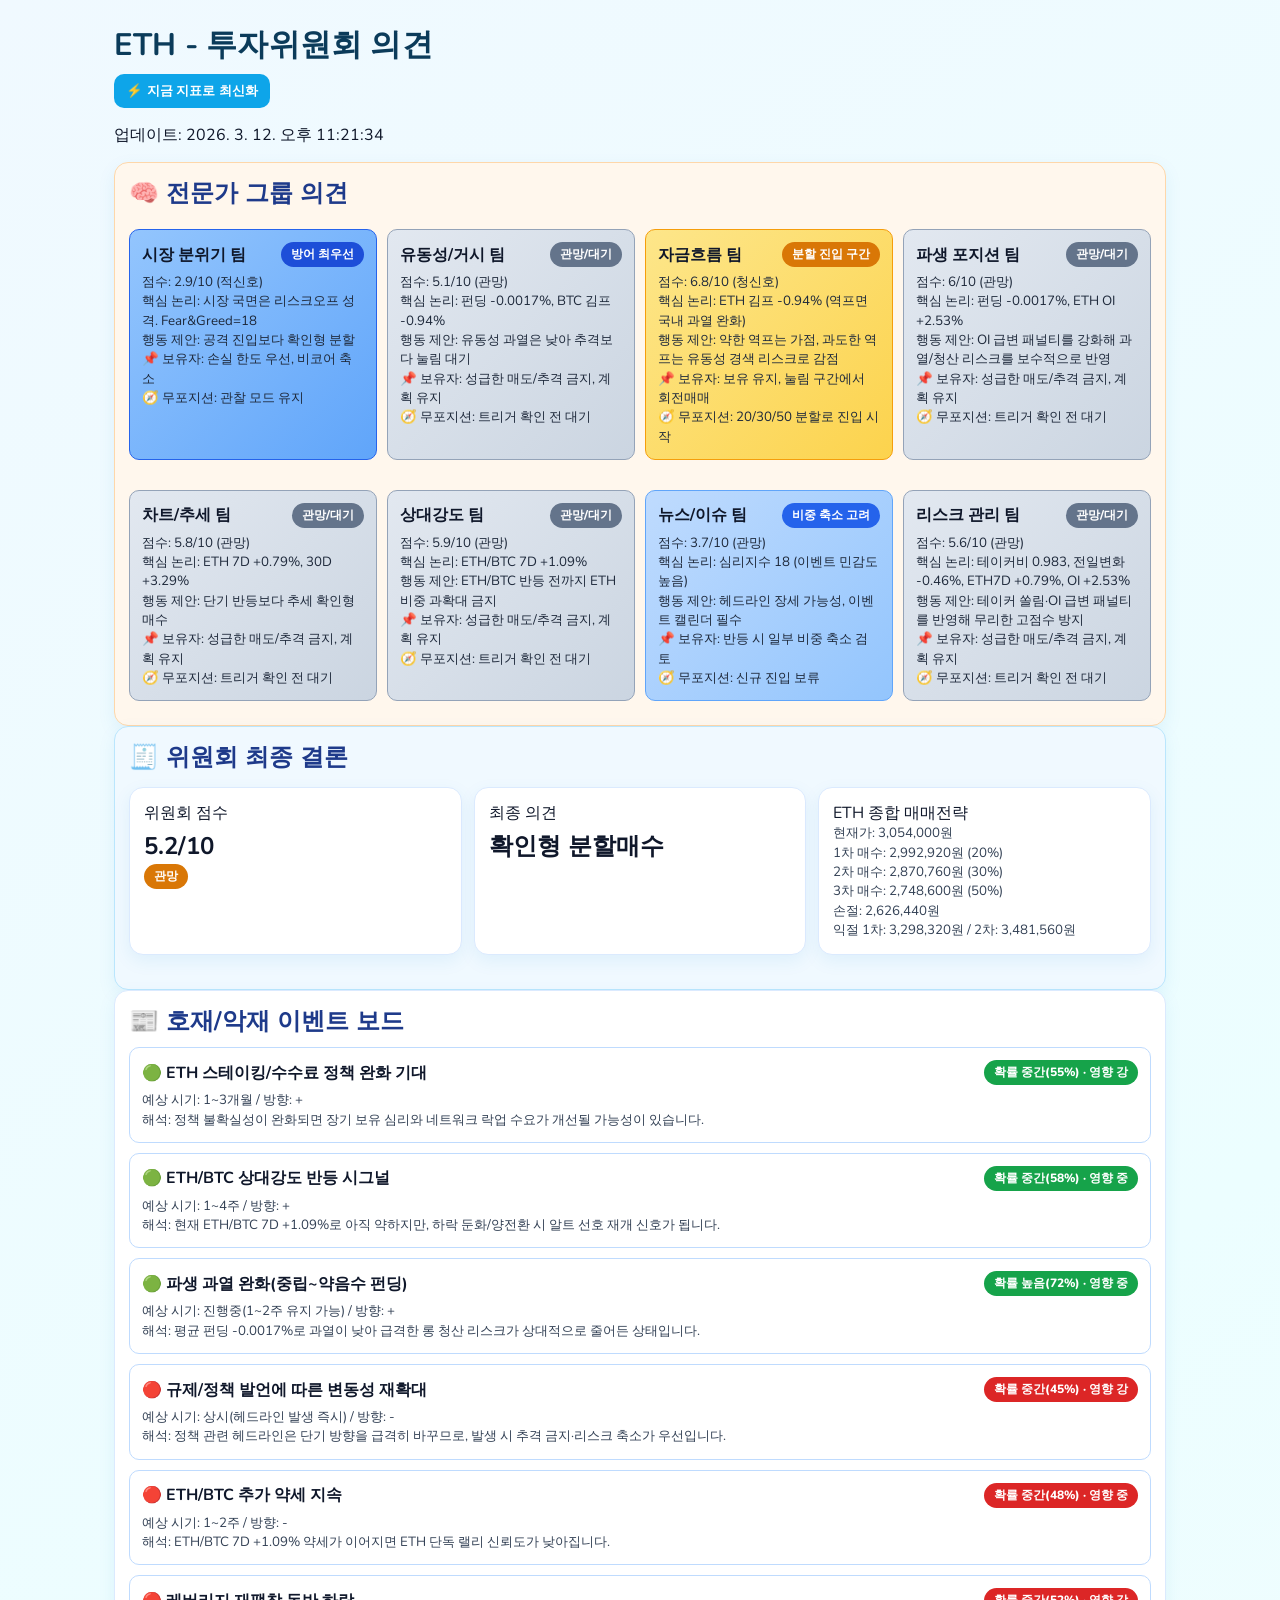
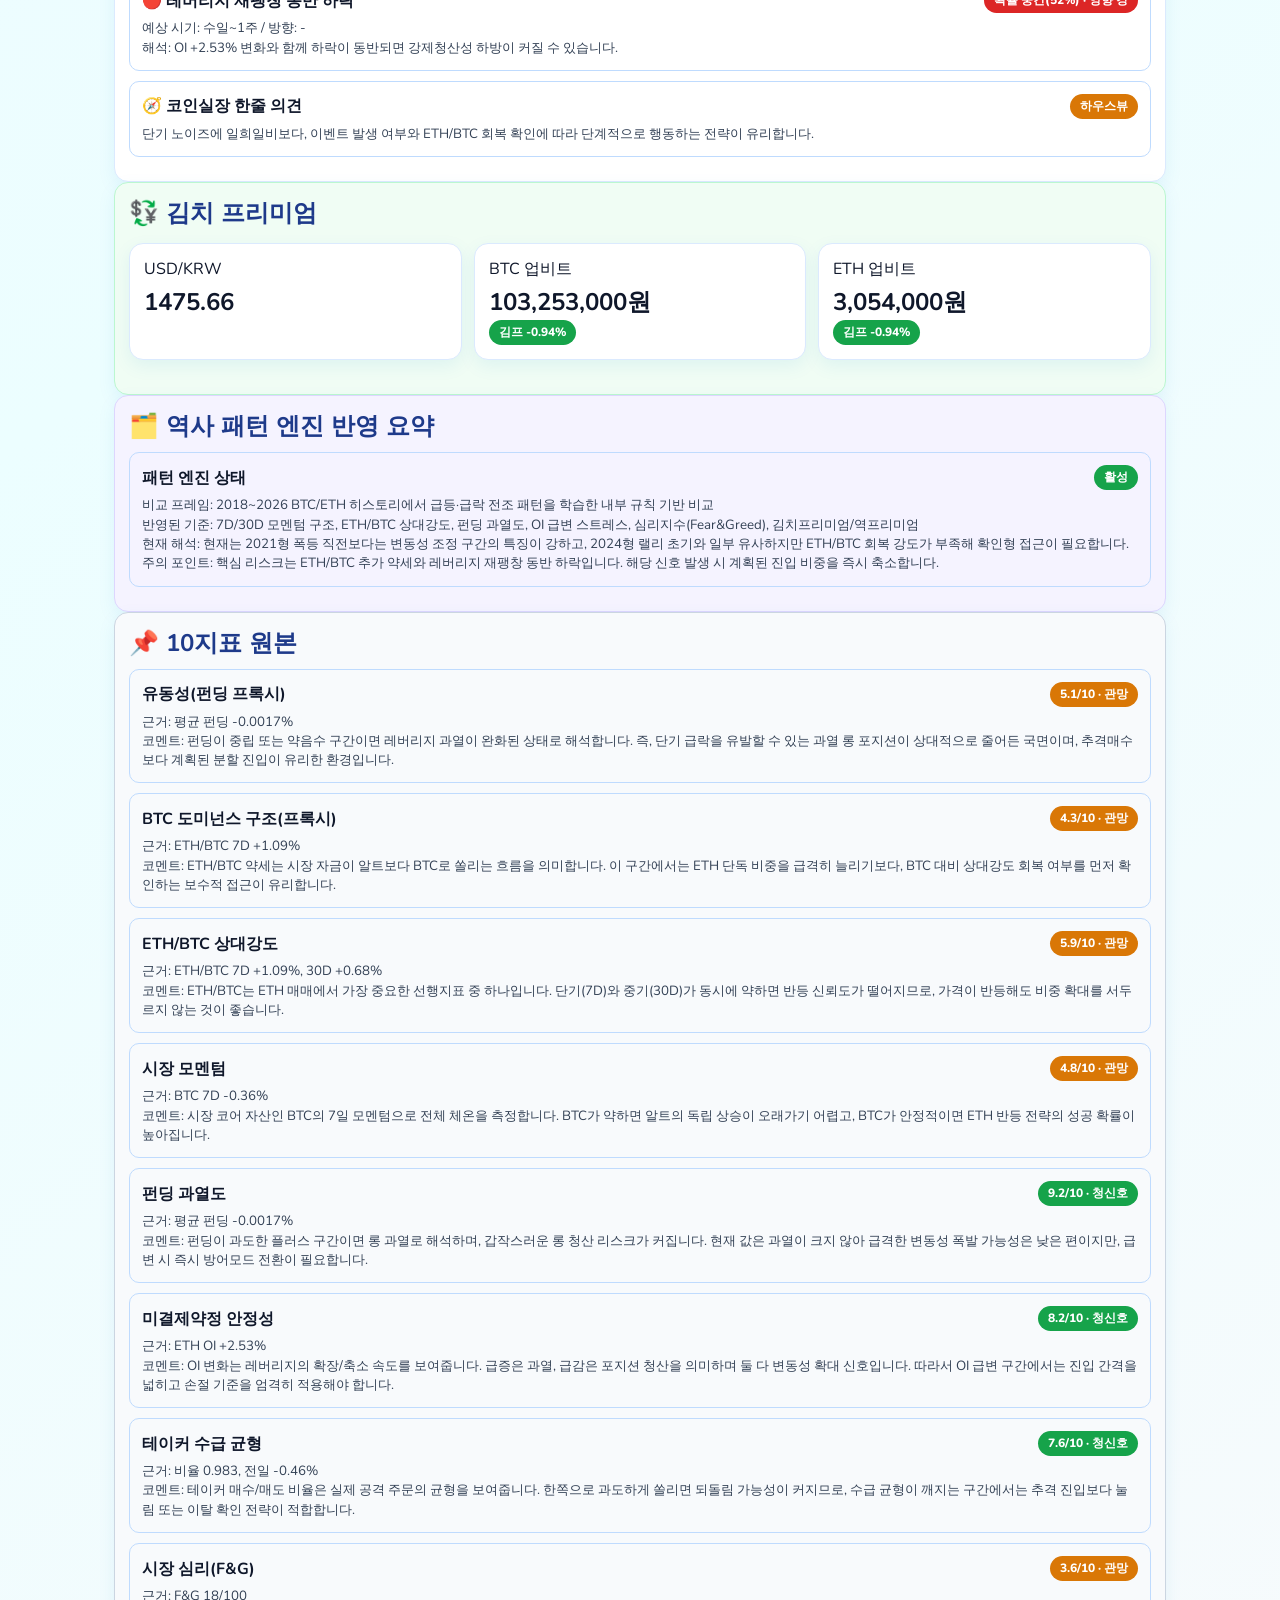
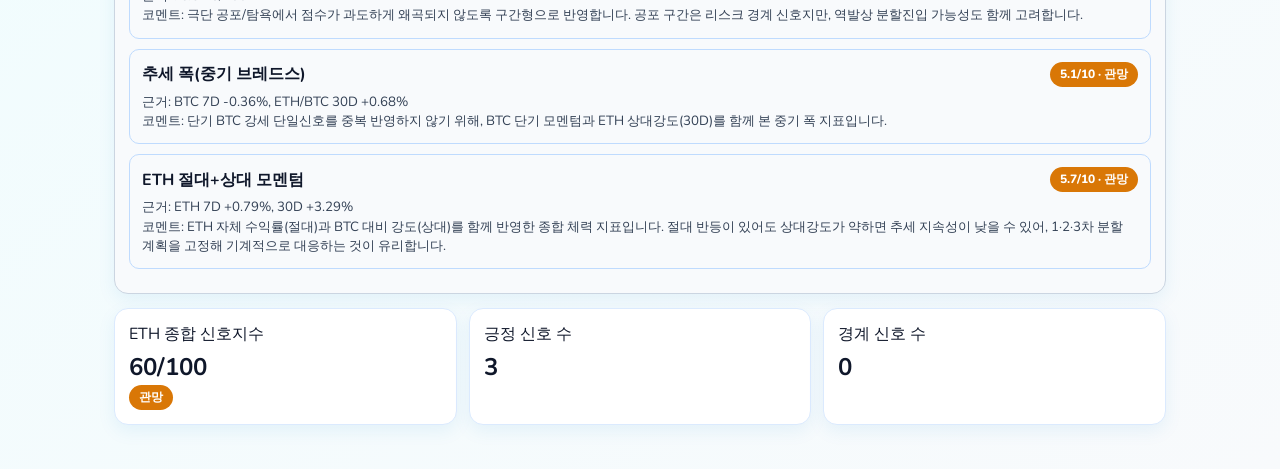
<file: index.html>
<!doctype html>
<html lang="ko">
<head>
  <meta charset="UTF-8" />
  <meta name="viewport" content="width=device-width, initial-scale=1.0" />
  <title>코인 - 투자위원회 의견</title>
  <link rel="preconnect" href="https://fonts.googleapis.com">
  <link rel="preconnect" href="https://fonts.gstatic.com" crossorigin>
  <link href="https://fonts.googleapis.com/css2?family=Nunito:wght@400;600;700;800&display=swap" rel="stylesheet">
  <link rel="stylesheet" href="styles.css?v=11" />
</head>
<body>
  <main class="wrap">
    <header class="hero">
      <h1>🧠 ETH 투자위원회 상황실 v2</h1>
      <div class="hero-actions">
        <button id="refreshNowBtn" class="primary">⚡ 지금 지표로 최신화</button>
        <span id="refreshNowStatus" class="muted"></span>
      </div>
      <p id="generatedAt">로딩 중...</p>
    </header>

    <section class="panel panel-desks">
      <h2>🧠 전문가 그룹 의견</h2>
      <div id="desks" class="desk-grid"></div>
    </section>

    <section class="panel panel-committee">
      <h2>🧾 위원회 최종 결론</h2>
      <div id="committeeTop" class="summary"></div>
    </section>

    <section class="panel panel-catalysts">
      <h2>📰 호재/악재 이벤트 보드</h2>
      <div id="catalysts" class="list"></div>
    </section>

    <section class="panel panel-kimchi">
      <h2>💱 김치 프리미엄</h2>
      <div id="kimchi" class="summary"></div>
    </section>

    <section class="panel panel-history">
      <h2>🗂️ 역사 패턴 엔진 반영 요약</h2>
      <div id="historyModel" class="list"></div>
    </section>

    <section class="panel panel-indicators">
      <h2>📌 10지표 원본</h2>
      <div id="cryptoIndicators" class="list"></div>
    </section>

    <section class="summary" id="summary"></section>
  </main>

  <script src="app.js?v=14"></script>
</body>
</html>
</file>
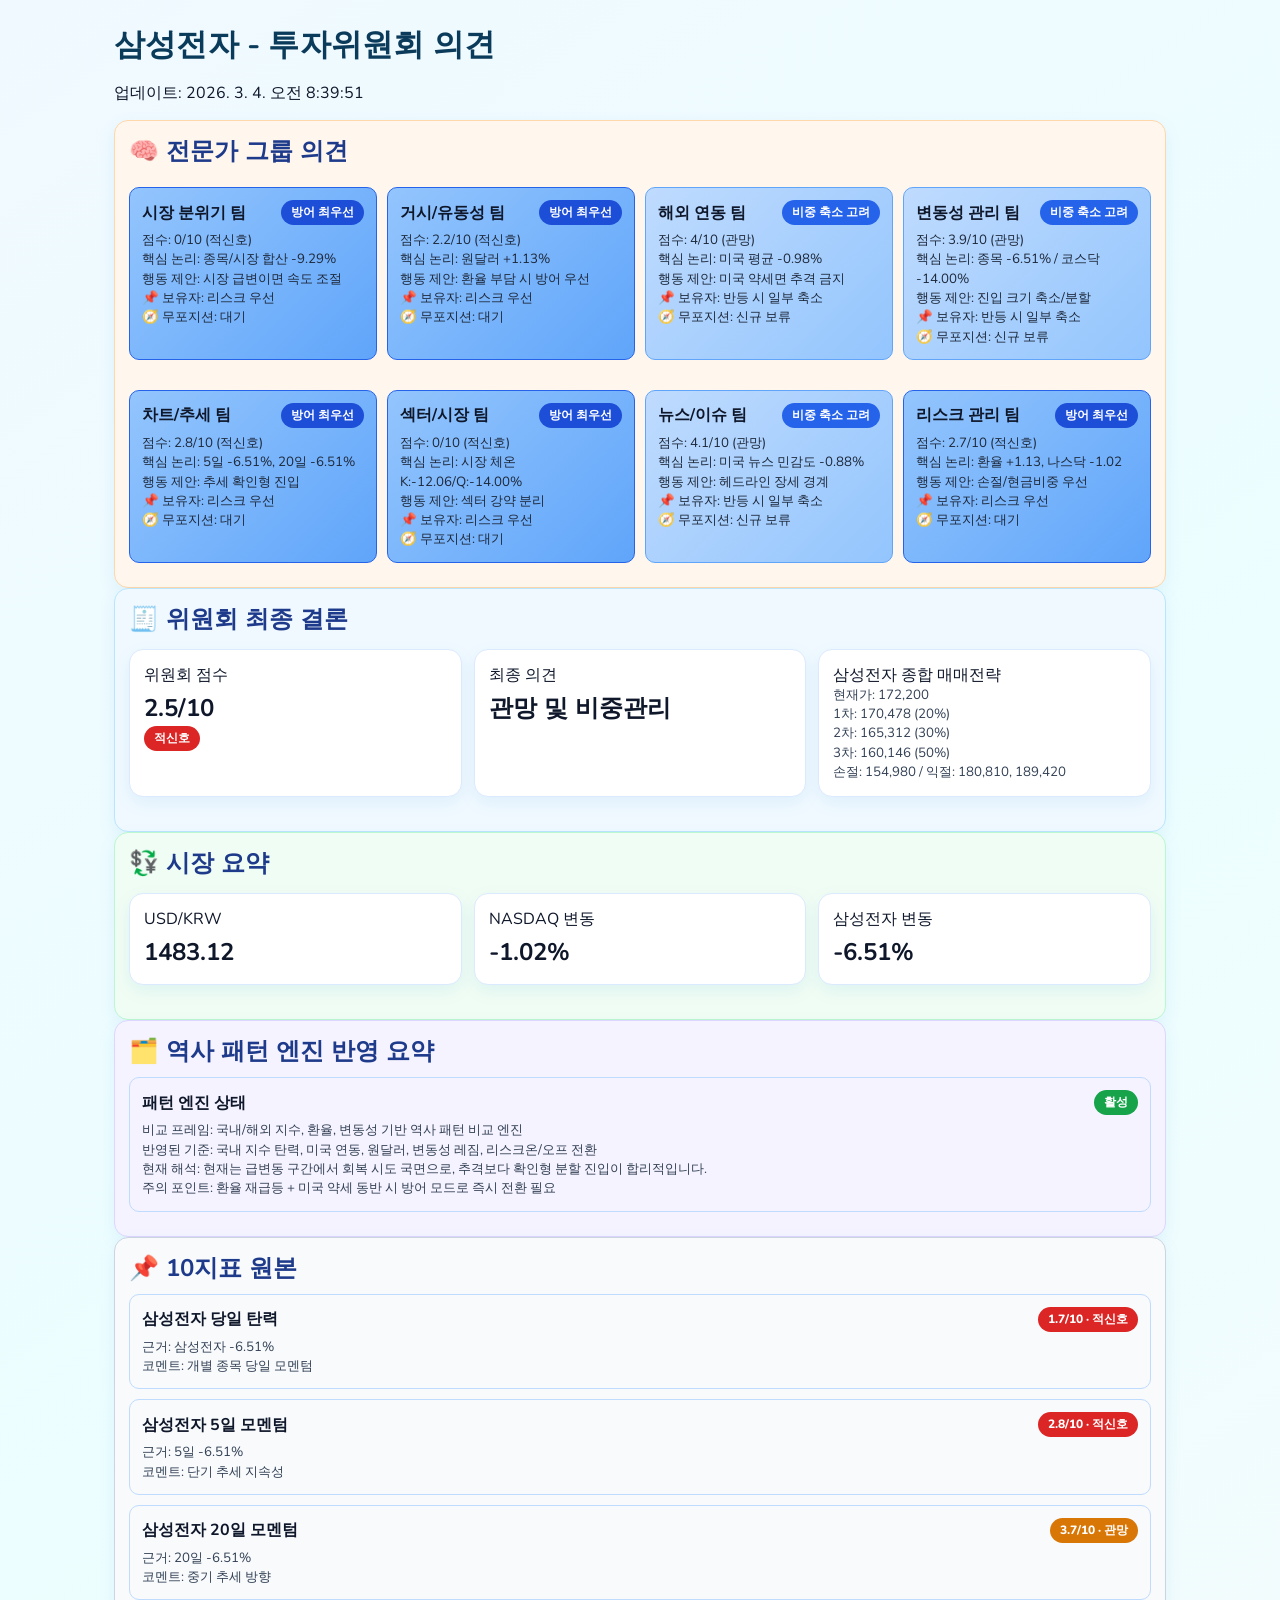
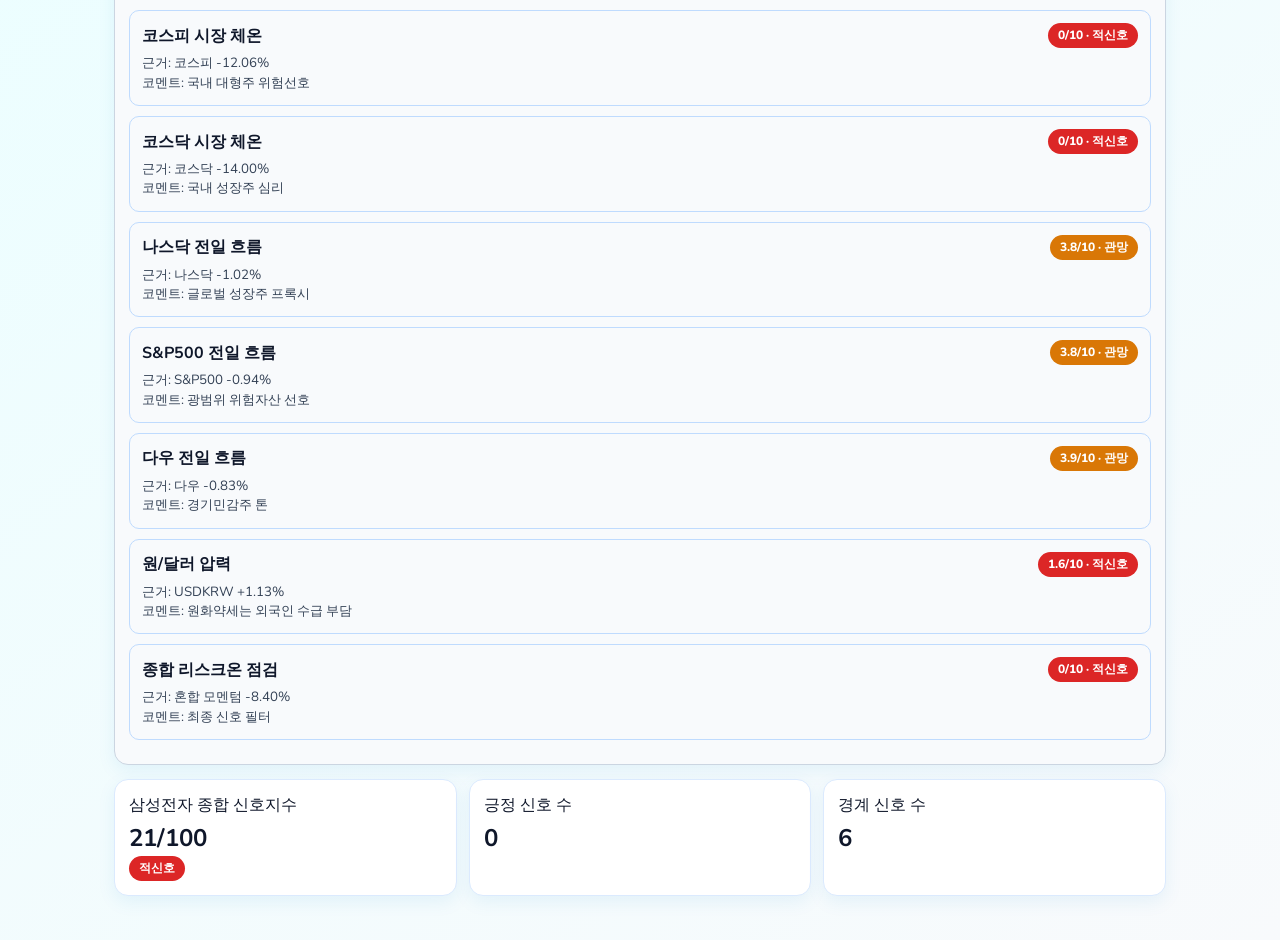
<file: stock.html>
<!doctype html>
<html lang="ko">
<head>
  <meta charset="UTF-8" />
  <meta name="viewport" content="width=device-width, initial-scale=1.0" />
  <title>주식 - 투자위원회 의견</title>
  <link rel="preconnect" href="https://fonts.googleapis.com">
  <link rel="preconnect" href="https://fonts.gstatic.com" crossorigin>
  <link href="https://fonts.googleapis.com/css2?family=Nunito:wght@400;600;700;800&display=swap" rel="stylesheet">
  <link rel="stylesheet" href="styles.css?v=11" />
</head>
<body>
  <main class="wrap">
    <header class="hero">
      <h1>KOSPI - 투자위원회 의견</h1>
      <p id="generatedAt">로딩 중...</p>
    </header>

    <section class="panel panel-desks"><h2>🧠 전문가 그룹 의견</h2><div id="desks" class="desk-grid"></div></section>
    <section class="panel panel-committee"><h2>🧾 위원회 최종 결론</h2><div id="committeeTop" class="summary"></div></section>
    <section class="panel panel-kimchi"><h2>💱 시장 요약</h2><div id="kimchi" class="summary"></div></section>
    <section class="panel panel-history"><h2>🗂️ 역사 패턴 엔진 반영 요약</h2><div id="historyModel" class="list"></div></section>
    <section class="panel panel-indicators"><h2>📌 10지표 원본</h2><div id="cryptoIndicators" class="list"></div></section>
    <section class="summary" id="summary"></section>
  </main>
  <script src="stock.js?v=1"></script>
</body>
</html>
</file>
<file: styles.css>
*{box-sizing:border-box}
body{font-family:'Nunito',Inter,system-ui,-apple-system,Segoe UI,Roboto,sans-serif;margin:0;background:linear-gradient(145deg,#f0f9ff,#ecfeff 45%,#f8fafc);color:#0f172a}
.wrap{max-width:1100px;margin:0 auto;padding:24px}
.hero{margin-bottom:16px}
.hero h1{margin:0 0 6px;font-size:31px;color:#0b3b5a;letter-spacing:.2px}
.hero-actions{display:flex;gap:10px;align-items:center;margin:8px 0 6px}
button.primary{border:none;background:#0ea5e9;color:#fff;padding:8px 12px;border-radius:10px;font-weight:700;cursor:pointer}
button.primary[disabled]{opacity:.6;cursor:wait}
.muted{color:#64748b;font-size:13px}
.summary{display:grid;grid-template-columns:repeat(auto-fit,minmax(220px,1fr));gap:12px;margin:14px 0 20px}
.card,.panel{background:#ffffff;border:1px solid #dbeafe;border-radius:14px;padding:14px;box-shadow:0 6px 18px rgba(2,132,199,.08)}
.panel h2{margin:0 0 10px;color:#1e3a8a}
.panel-committee{background:#f0f9ff;border-color:#bae6fd}
.panel-kimchi{background:#f0fdf4;border-color:#bbf7d0}
.panel-desks{background:#fff7ed;border-color:#fed7aa}
.panel-history{background:#f5f3ff;border-color:#ddd6fe}
.panel-indicators{background:#f8fafc;border-color:#cbd5e1}
.card h3{margin:6px 0 2px;font-size:24px;color:#0f172a}
.badge{display:inline-block;padding:4px 10px;border-radius:999px;font-size:12px;font-weight:800;color:#fff}
.g{background:#16a34a}.w{background:#d97706}.r{background:#dc2626}
.desk-grid{display:grid;grid-template-columns:repeat(4,1fr);gap:10px}
@media (max-width:1000px){.desk-grid{grid-template-columns:repeat(2,1fr)}}
@media (max-width:620px){.desk-grid{grid-template-columns:1fr}}
.list .item,.desk-item{padding:12px;border-radius:10px;border:1px solid #bfdbfe;margin:10px 0}
.item .top,.desk-item .top{display:flex;justify-content:space-between;gap:8px;align-items:center;margin-bottom:6px}
small{color:#334155;display:block;line-height:1.45}
ul{margin:6px 0 0 18px;padding:0}

/* 전문가 칸 전체 색상 */
.rec-strong-buy{background:linear-gradient(135deg,#fecaca,#fca5a5);border-color:#f87171}
.rec-buy{background:linear-gradient(135deg,#fde68a,#fcd34d);border-color:#f59e0b}
.rec-hold{background:linear-gradient(135deg,#e2e8f0,#cbd5e1);border-color:#94a3b8}
.rec-sell{background:linear-gradient(135deg,#bfdbfe,#93c5fd);border-color:#60a5fa}
.rec-strong-sell{background:linear-gradient(135deg,#93c5fd,#60a5fa);border-color:#2563eb}

.rec-strong-buy .badge{background:#dc2626}
.rec-buy .badge{background:#d97706}
.rec-hold .badge{background:#64748b}
.rec-sell .badge{background:#2563eb}
.rec-strong-sell .badge{background:#1d4ed8}

.rec-strong-buy small,.rec-buy small,.rec-hold small,.rec-sell small,.rec-strong-sell small{color:#1e293b}
</file>
